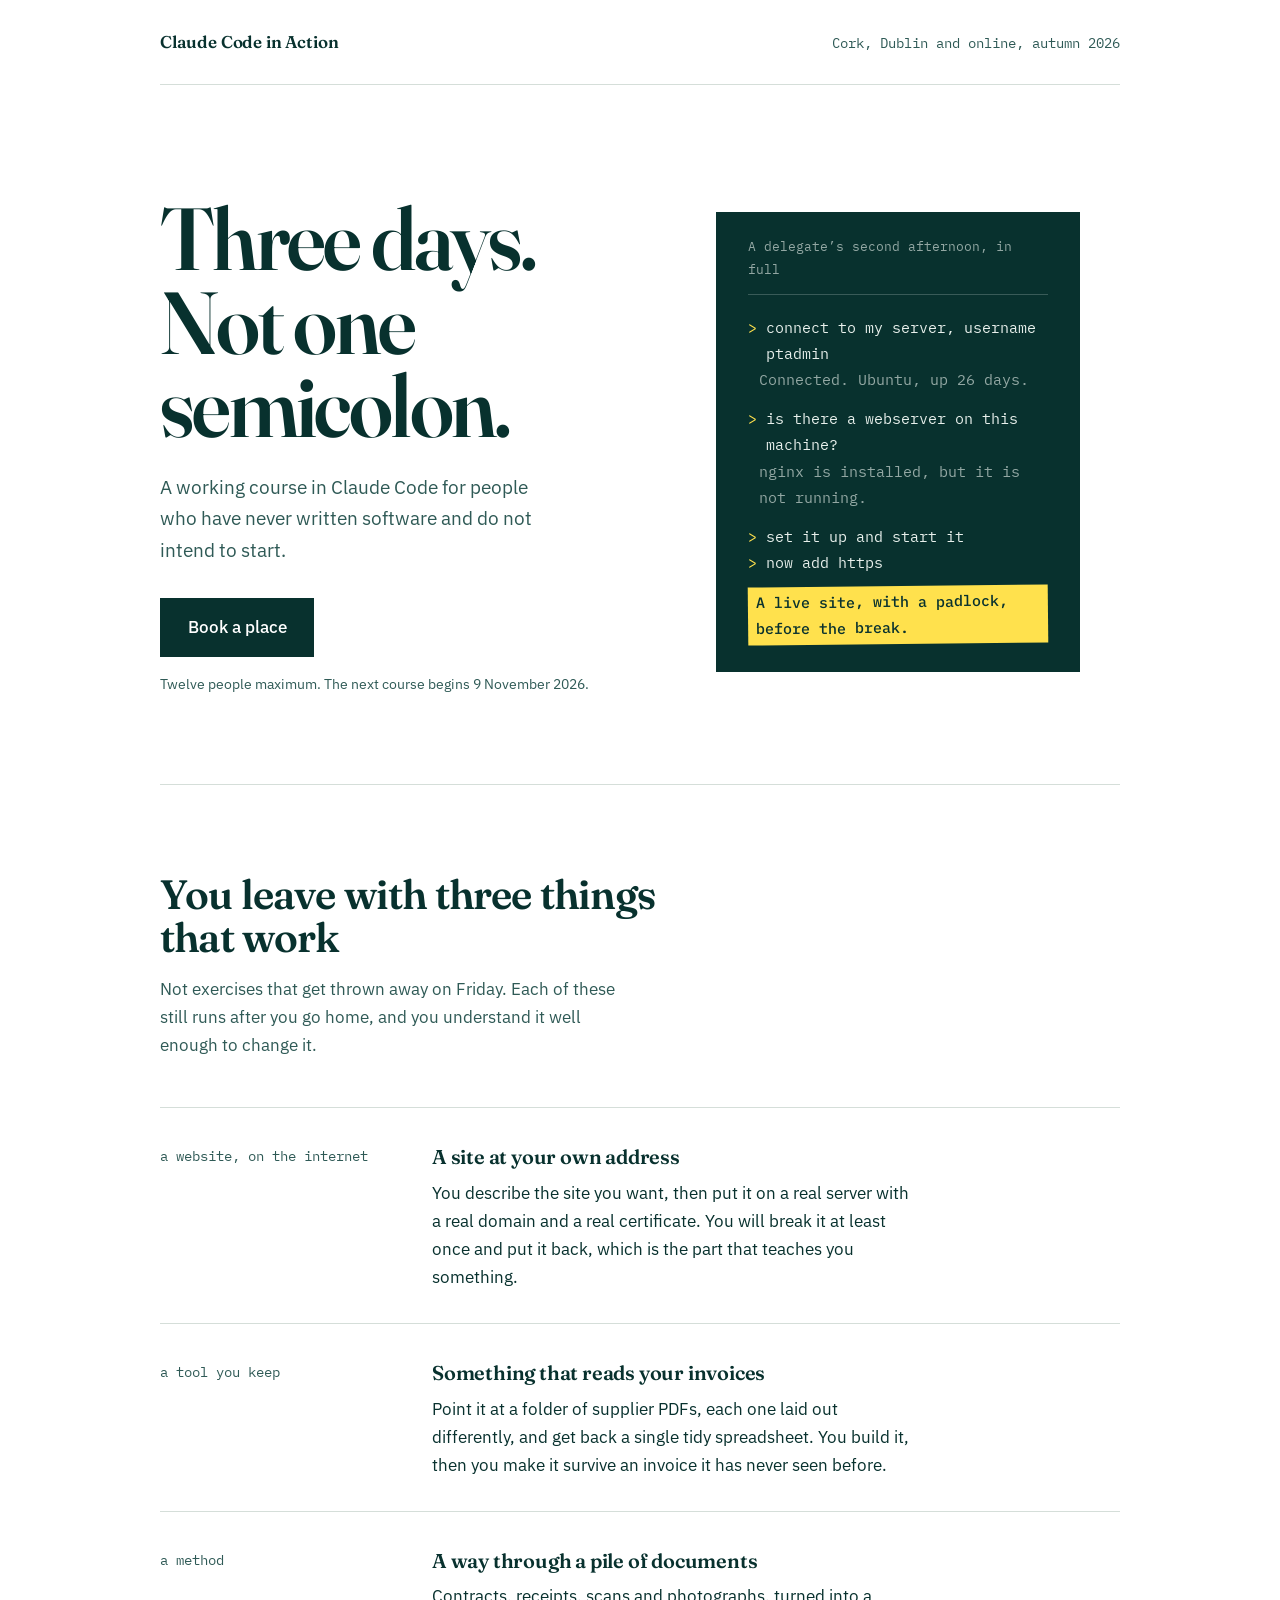
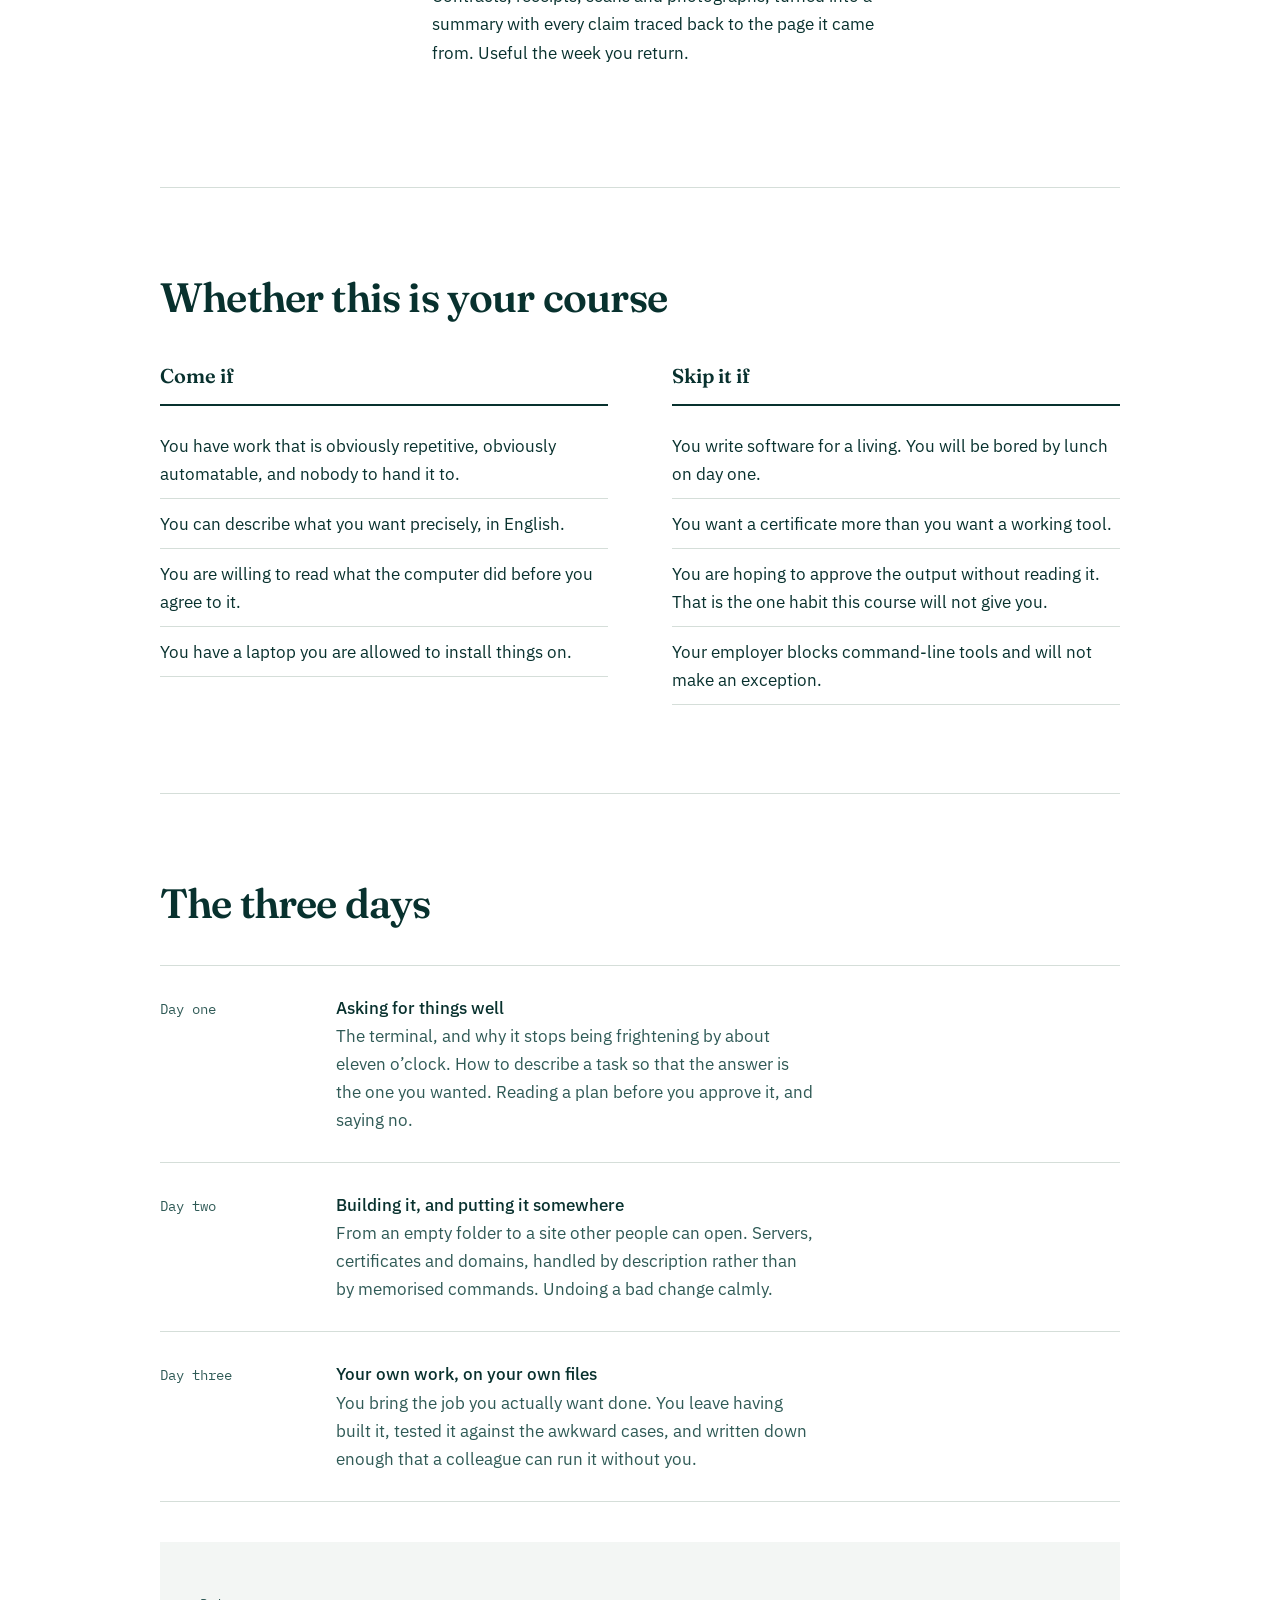
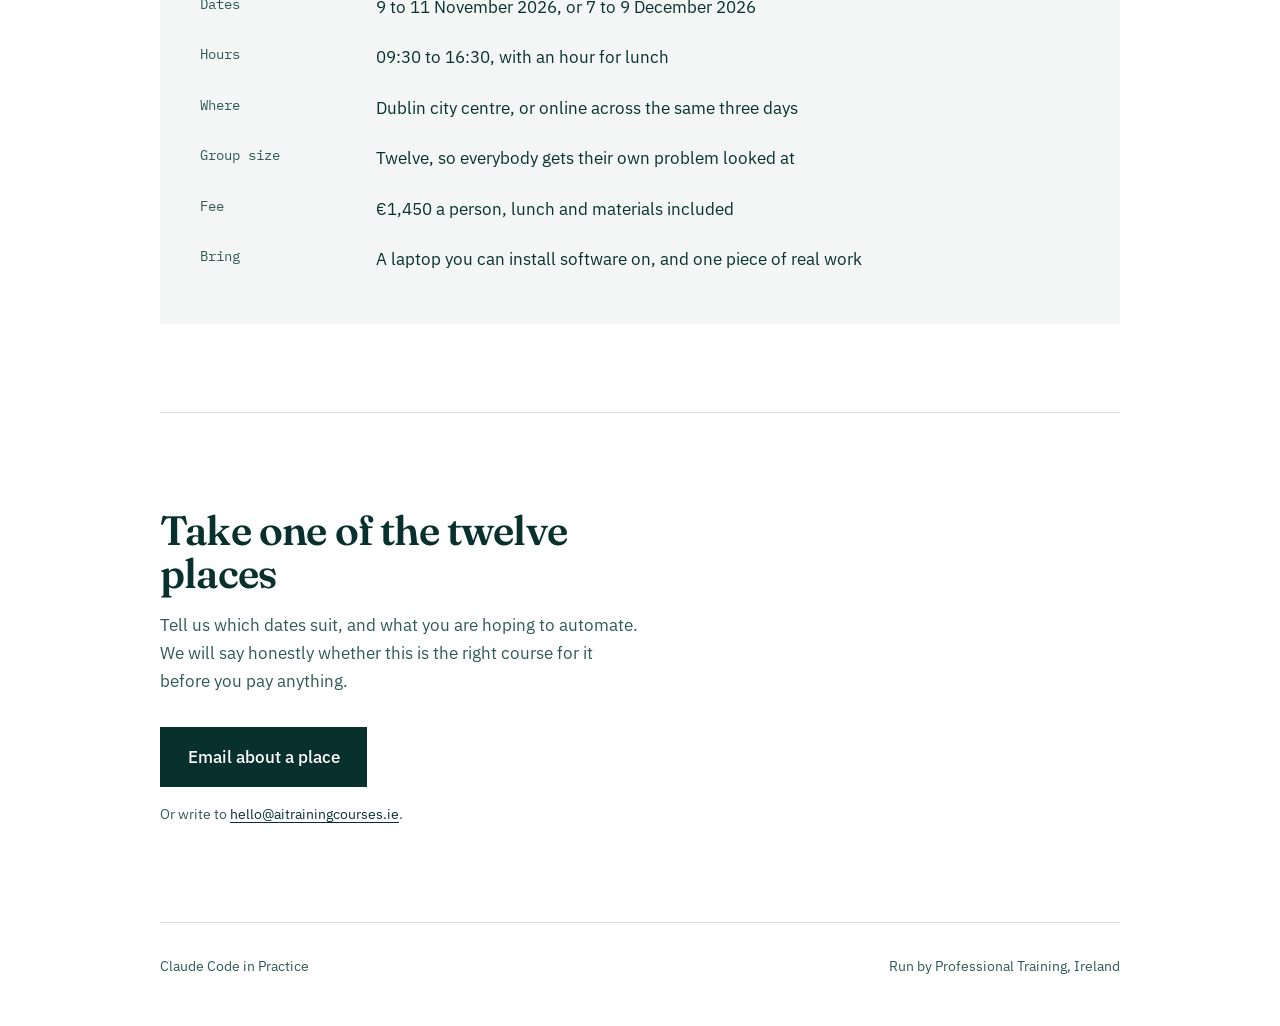
<file: website/index.html>
<!doctype html>
<html lang="en">
<head>
<meta charset="utf-8" />
<meta name="viewport" content="width=device-width, initial-scale=1" />
<title>Claude Code in Practice</title>
<meta name="description" content="A three-day course in Claude Code for people who do not write code. Dublin and online, autumn 2026." />

<link rel="preconnect" href="https://fonts.googleapis.com" />
<link rel="preconnect" href="https://fonts.gstatic.com" crossorigin />
<link href="https://fonts.googleapis.com/css2?family=Fraunces:opsz,wght@9..144,400;9..144,600&family=IBM+Plex+Mono:wght@400;500&family=IBM+Plex+Sans:wght@400;500&display=swap" rel="stylesheet" />

<style>
/* ---------------------------------------------------------------------------
   Design tokens. Change a value here and it changes everywhere on the page.
   The palette is deliberately small: petrol-green ink on white paper, with a
   single highlighter yellow used once, on the line that matters most.
   --------------------------------------------------------------------------- */
:root {
  --ink:      #08312e;
  --ink-soft: #2f5a56;
  --paper:    #ffffff;
  --panel:    #f3f6f4;
  --mark:     #ffe14d;
  --rule:     #d5ded9;

  /* A modular type scale. Sizes flex with the viewport, so the page reads
     well on a phone without needing a separate set of mobile rules. */
  --t-display: clamp(2.75rem, 7vw, 5.5rem);
  --t-h2:      clamp(1.75rem, 3.2vw, 2.6rem);
  --t-h3:      1.25rem;
  --t-body:    1.0625rem;
  --t-small:   0.875rem;

  /* 48ch, not 64ch: the ch unit is the width of a zero, which is wider than
     the average letter, so 48ch lands at roughly 65 characters a line. */
  --measure: 48ch;
  --gutter: clamp(1.25rem, 5vw, 5rem);
}

/* A reset, kept to the few rules that actually matter here. */
*, *::before, *::after { box-sizing: border-box; }
body, h1, h2, h3, p, ul, dl, dd { margin: 0; padding: 0; }
ul { list-style: none; }
html { -webkit-text-size-adjust: 100%; }

body {
  background: var(--paper);
  color: var(--ink);
  font-family: "IBM Plex Sans", system-ui, sans-serif;
  font-size: var(--t-body);
  line-height: 1.65;
  /* Stops a long word forcing a sideways scrollbar on a narrow screen. */
  overflow-wrap: break-word;
}

/* Everything sits in one measured column, so the page has a single spine. */
.wrap {
  max-width: 68rem;
  margin-inline: auto;
  padding-inline: var(--gutter);
}

/* Someone navigating by keyboard has to be able to see where they are. */
:focus-visible {
  outline: 3px solid var(--ink);
  outline-offset: 3px;
}

/* ------------------------------- masthead -------------------------------- */
.masthead {
  display: flex;
  flex-wrap: wrap;
  gap: 0.5rem 1.5rem;
  align-items: baseline;
  justify-content: space-between;
  padding-block: 1.75rem;
  border-bottom: 1px solid var(--rule);
}
.masthead__name {
  font-family: "Fraunces", Georgia, serif;
  font-size: 1.0625rem;
  font-weight: 600;
  letter-spacing: -0.01em;
}
.masthead__where {
  font-family: "IBM Plex Mono", ui-monospace, monospace;
  font-size: var(--t-small);
  color: var(--ink-soft);
}

/* --------------------------------- hero ---------------------------------- */
.hero {
  display: grid;
  gap: clamp(2.5rem, 6vw, 4.5rem);
  padding-block: clamp(3.5rem, 9vw, 7rem) clamp(3rem, 7vw, 5.5rem);
  align-items: start;
}
@media (min-width: 60rem) {
  .hero { grid-template-columns: 1fr 1fr; }
}

.hero__title {
  font-family: "Fraunces", Georgia, serif;
  font-variation-settings: "opsz" 120;
  font-weight: 600;
  font-size: var(--t-display);
  line-height: 0.95;
  letter-spacing: -0.03em;
  text-wrap: balance;
}
.hero__standfirst {
  max-width: 34ch;
  margin-top: 1.5rem;
  font-size: 1.1875rem;
  color: var(--ink-soft);
}

/* The button says exactly what happens when you press it. */
.cta {
  display: inline-block;
  margin-top: 2rem;
  padding: 0.85rem 1.6rem;
  background: var(--ink);
  color: var(--paper);
  text-decoration: none;
  font-weight: 500;
  border: 2px solid var(--ink);
  transition: background 120ms linear, color 120ms linear;
}
.cta:hover { background: var(--paper); color: var(--ink); }

.note {
  margin-top: 1rem;
  font-size: var(--t-small);
  color: var(--ink-soft);
}

/* ------------------------------ transcript -------------------------------
   The one dark object on the page, and the only piece of real evidence it
   offers: an ordinary person typing ordinary sentences, and a server
   answering them.
   -------------------------------------------------------------------------- */
.transcript {
  background: var(--ink);
  color: #e8f0ec;
  font-family: "IBM Plex Mono", ui-monospace, monospace;
  font-size: 0.9375rem;
  line-height: 1.75;
  padding: 1.5rem clamp(1.25rem, 3vw, 2rem) 1.75rem;
}
.transcript__chrome {
  display: block;
  margin-bottom: 1.25rem;
  padding-bottom: 0.75rem;
  border-bottom: 1px solid rgba(232, 240, 236, 0.22);
  font-size: 0.8125rem;
  color: rgba(232, 240, 236, 0.62);
}
.transcript__line { display: block; }

/* The prompt character is drawn by CSS rather than typed, so it is not picked
   up if a reader copies the example text. */
.transcript__line--in::before {
  content: "> ";
  color: var(--mark);
}
/* A hanging indent, so that a long instruction wrapping onto a second line
   still lines up under the first word rather than under the prompt. */
.transcript__line--in {
  padding-left: 2ch;
  text-indent: -2ch;
}
.transcript__line--out {
  color: rgba(232, 240, 236, 0.62);
  padding-left: 1.25ch;
}
.transcript__gap { display: block; height: 0.8rem; }

/* The single bold moment on the page: the result, marked the way a teacher
   marks the one line that matters on a handout. */
.transcript__result {
  display: inline-block;
  margin-top: 0.6rem;
  padding: 0.18em 0.55em;
  background: var(--mark);
  color: var(--ink);
  font-weight: 500;
  transform: rotate(-0.6deg);
}

/* The reveal runs once, on load. It is the only motion here that the visitor
   did not ask for, and it does not run at all if they prefer less of it. */
.js .transcript__line,
.js .transcript__result { opacity: 0; }
.js .is-shown { opacity: 1; transition: opacity 200ms linear; }

@media (prefers-reduced-motion: reduce) {
  .js .transcript__line,
  .js .transcript__result { opacity: 1; }
  .js .is-shown { transition: none; }
  .cta { transition: none; }
}

/* -------------------------------- sections -------------------------------- */
.section {
  padding-block: clamp(3rem, 7vw, 5.5rem);
  border-top: 1px solid var(--rule);
}
.section__title {
  font-family: "Fraunces", Georgia, serif;
  font-weight: 600;
  font-size: var(--t-h2);
  line-height: 1.05;
  letter-spacing: -0.02em;
  max-width: 20ch;
}
.section__intro {
  max-width: var(--measure);
  margin-top: 1rem;
  color: var(--ink-soft);
}

/* What you build. Three parallel things, so they are deliberately not
   numbered: a hairline between them carries the separation instead. */
.builds { margin-top: 3rem; }
.build {
  display: grid;
  gap: 0.5rem 3rem;
  padding-block: 2rem;
  border-top: 1px solid var(--rule);
}
/* No rule under the last one: the next section's own top rule closes the list,
   and two hairlines a few pixels apart read as a mistake. */
@media (min-width: 48rem) {
  .build { grid-template-columns: 14rem 1fr; }
}
.build__what {
  font-family: "IBM Plex Mono", ui-monospace, monospace;
  font-size: var(--t-small);
  color: var(--ink-soft);
  padding-top: 0.3rem;
}
.build__title {
  font-family: "Fraunces", Georgia, serif;
  font-size: var(--t-h3);
  font-weight: 600;
  letter-spacing: -0.01em;
}
.build__body { max-width: var(--measure); margin-top: 0.35rem; }

/* Who it is for. The right-hand column is the one most course pages leave
   out, which is exactly why it earns its place. */
.fit { margin-top: 2.5rem; display: grid; gap: 2.5rem; }
@media (min-width: 48rem) { .fit { grid-template-columns: 1fr 1fr; gap: 4rem; } }
.fit__head {
  font-family: "Fraunces", Georgia, serif;
  font-size: var(--t-h3);
  font-weight: 600;
  padding-bottom: 0.75rem;
  margin-bottom: 1rem;
  border-bottom: 2px solid var(--ink);
}
.fit li { padding-block: 0.65rem; border-bottom: 1px solid var(--rule); }

/* The schedule genuinely is a sequence, so here the days are numbered. */
.days { margin-top: 2.5rem; }
.day {
  display: grid;
  gap: 0.4rem 3rem;
  padding-block: 1.75rem;
  border-top: 1px solid var(--rule);
}
/* This one keeps its rule: the practicalities panel follows immediately
   below it, so the list needs closing before the panel starts. */
.day:last-child { border-bottom: 1px solid var(--rule); }
@media (min-width: 48rem) { .day { grid-template-columns: 8rem 1fr; } }
.day__n {
  font-family: "IBM Plex Mono", ui-monospace, monospace;
  font-size: var(--t-small);
  color: var(--ink-soft);
  padding-top: 0.25rem;
}
.day__title { font-weight: 500; }
.day__body { max-width: var(--measure); color: var(--ink-soft); }

/* Practicalities, as a description list, because that is what they are. */
.facts {
  margin-top: 2.5rem;
  background: var(--panel);
  padding: clamp(1.5rem, 4vw, 2.5rem);
}
.facts dl { display: grid; }
@media (min-width: 40rem) { .facts dl { grid-template-columns: 11rem 1fr; } }
.facts dt {
  font-family: "IBM Plex Mono", ui-monospace, monospace;
  font-size: var(--t-small);
  color: var(--ink-soft);
  padding-block: 0.7rem;
}
.facts dd { padding-block: 0.7rem; }
@media (max-width: 39.99rem) {
  .facts dt { padding-bottom: 0; }
  .facts dd { padding-top: 0.15rem; padding-bottom: 0.9rem; }
}

/* -------------------------------- booking --------------------------------- */
.book { padding-block: clamp(3.5rem, 8vw, 6rem); border-top: 1px solid var(--rule); }
.book__title {
  font-family: "Fraunces", Georgia, serif;
  font-weight: 600;
  font-size: var(--t-h2);
  letter-spacing: -0.02em;
  line-height: 1.05;
  max-width: 18ch;
}
.book__body { max-width: var(--measure); margin-top: 1rem; color: var(--ink-soft); }
a.plain { color: var(--ink); text-decoration-thickness: 1px; text-underline-offset: 3px; }

.colophon {
  display: flex;
  flex-wrap: wrap;
  gap: 0.5rem 2rem;
  justify-content: space-between;
  padding-block: 2rem 3rem;
  border-top: 1px solid var(--rule);
  font-size: var(--t-small);
  color: var(--ink-soft);
}
</style>
</head>

<body>
<div class="wrap">

  <header class="masthead">
    <div class="masthead__name">Claude Code in Action</div>
    <div class="masthead__where">Cork, Dublin and online, autumn 2026</div>
  </header>

  <main>

    <!-- The transcript does the arguing. The headline only frames it. -->
    <section class="hero">
      <div>
        <h1 class="hero__title">Three days. Not one semicolon.</h1>
        <p class="hero__standfirst">
          A working course in Claude Code for people who have never written
          software and do not intend to start.
        </p>
        <a class="cta" href="#book">Book a place</a>
        <p class="note">Twelve people maximum. The next course begins 9 November 2026.</p>
      </div>

      <figure class="transcript" aria-label="A transcript: four plain-English instructions that set up and secured a web server">
        <span class="transcript__chrome">A delegate&rsquo;s second afternoon, in full</span>

        <span class="transcript__line transcript__line--in">connect to my server, username ptadmin</span>
        <span class="transcript__line transcript__line--out">Connected. Ubuntu, up 26 days.</span>
        <span class="transcript__gap"></span>

        <span class="transcript__line transcript__line--in">is there a webserver on this machine?</span>
        <span class="transcript__line transcript__line--out">nginx is installed, but it is not running.</span>
        <span class="transcript__gap"></span>

        <span class="transcript__line transcript__line--in">set it up and start it</span>
        <span class="transcript__line transcript__line--in">now add https</span>

        <span class="transcript__result">A live site, with a padlock, before the break.</span>
      </figure>
    </section>

    <!-- Three parallel artefacts, deliberately unnumbered. -->
    <section class="section" id="build">
      <h2 class="section__title">You leave with three things that work</h2>
      <p class="section__intro">
        Not exercises that get thrown away on Friday. Each of these still runs
        after you go home, and you understand it well enough to change it.
      </p>

      <div class="builds">
        <article class="build">
          <p class="build__what">a website, on the internet</p>
          <div>
            <h3 class="build__title">A site at your own address</h3>
            <p class="build__body">
              You describe the site you want, then put it on a real server with a
              real domain and a real certificate. You will break it at least once
              and put it back, which is the part that teaches you something.
            </p>
          </div>
        </article>

        <article class="build">
          <p class="build__what">a tool you keep</p>
          <div>
            <h3 class="build__title">Something that reads your invoices</h3>
            <p class="build__body">
              Point it at a folder of supplier PDFs, each one laid out
              differently, and get back a single tidy spreadsheet. You build it,
              then you make it survive an invoice it has never seen before.
            </p>
          </div>
        </article>

        <article class="build">
          <p class="build__what">a method</p>
          <div>
            <h3 class="build__title">A way through a pile of documents</h3>
            <p class="build__body">
              Contracts, receipts, scans and photographs, turned into a summary
              with every claim traced back to the page it came from. Useful the
              week you return.
            </p>
          </div>
        </article>
      </div>
    </section>

    <section class="section" id="fit">
      <h2 class="section__title">Whether this is your course</h2>

      <div class="fit">
        <div>
          <h3 class="fit__head">Come if</h3>
          <ul>
            <li>You have work that is obviously repetitive, obviously automatable, and nobody to hand it to.</li>
            <li>You can describe what you want precisely, in English.</li>
            <li>You are willing to read what the computer did before you agree to it.</li>
            <li>You have a laptop you are allowed to install things on.</li>
          </ul>
        </div>
        <div>
          <h3 class="fit__head">Skip it if</h3>
          <ul>
            <li>You write software for a living. You will be bored by lunch on day one.</li>
            <li>You want a certificate more than you want a working tool.</li>
            <li>You are hoping to approve the output without reading it. That is the one habit this course will not give you.</li>
            <li>Your employer blocks command-line tools and will not make an exception.</li>
          </ul>
        </div>
      </div>
    </section>

    <!-- A real sequence, so these are numbered. -->
    <section class="section" id="days">
      <h2 class="section__title">The three days</h2>

      <div class="days">
        <article class="day">
          <p class="day__n">Day one</p>
          <div>
            <p class="day__title">Asking for things well</p>
            <p class="day__body">
              The terminal, and why it stops being frightening by about eleven
              o&rsquo;clock. How to describe a task so that the answer is the one
              you wanted. Reading a plan before you approve it, and saying no.
            </p>
          </div>
        </article>

        <article class="day">
          <p class="day__n">Day two</p>
          <div>
            <p class="day__title">Building it, and putting it somewhere</p>
            <p class="day__body">
              From an empty folder to a site other people can open. Servers,
              certificates and domains, handled by description rather than by
              memorised commands. Undoing a bad change calmly.
            </p>
          </div>
        </article>

        <article class="day">
          <p class="day__n">Day three</p>
          <div>
            <p class="day__title">Your own work, on your own files</p>
            <p class="day__body">
              You bring the job you actually want done. You leave having built
              it, tested it against the awkward cases, and written down enough
              that a colleague can run it without you.
            </p>
          </div>
        </article>
      </div>

      <div class="facts">
        <dl>
          <dt>Dates</dt>
          <dd>9 to 11 November 2026, or 7 to 9 December 2026</dd>

          <dt>Hours</dt>
          <dd>09:30 to 16:30, with an hour for lunch</dd>

          <dt>Where</dt>
          <dd>Dublin city centre, or online across the same three days</dd>

          <dt>Group size</dt>
          <dd>Twelve, so everybody gets their own problem looked at</dd>

          <dt>Fee</dt>
          <dd>&euro;1,450 a person, lunch and materials included</dd>

          <dt>Bring</dt>
          <dd>A laptop you can install software on, and one piece of real work</dd>
        </dl>
      </div>
    </section>

  </main>

  <section class="book" id="book">
    <h2 class="book__title">Take one of the twelve places</h2>
    <p class="book__body">
      Tell us which dates suit, and what you are hoping to automate. We will say
      honestly whether this is the right course for it before you pay anything.
    </p>
    <a class="cta" href="mailto:hello@aitrainingcourses.ie?subject=Claude%20Code%20in%20Practice">Email about a place</a>
    <p class="note">
      Or write to <a class="plain" href="mailto:hello@aitrainingcourses.ie">hello@aitrainingcourses.ie</a>.
    </p>
  </section>

  <footer class="colophon">
    <span>Claude Code in Practice</span>
    <span>Run by Professional Training, Ireland</span>
  </footer>

</div>

<script>
// The transcript reveals itself once, line by line, because that is how a
// transcript actually arrives. Everything else on the page is static.
document.documentElement.classList.add("js");

(function () {
  var reduced = window.matchMedia("(prefers-reduced-motion: reduce)").matches;
  var lines = document.querySelectorAll(".transcript__line, .transcript__result");

  if (reduced) {
    lines.forEach(function (el) { el.classList.add("is-shown"); });
    return;
  }

  lines.forEach(function (el, i) {
    setTimeout(function () { el.classList.add("is-shown"); }, 220 + i * 260);
  });
})();
</script>

</body>
</html>
</file>
